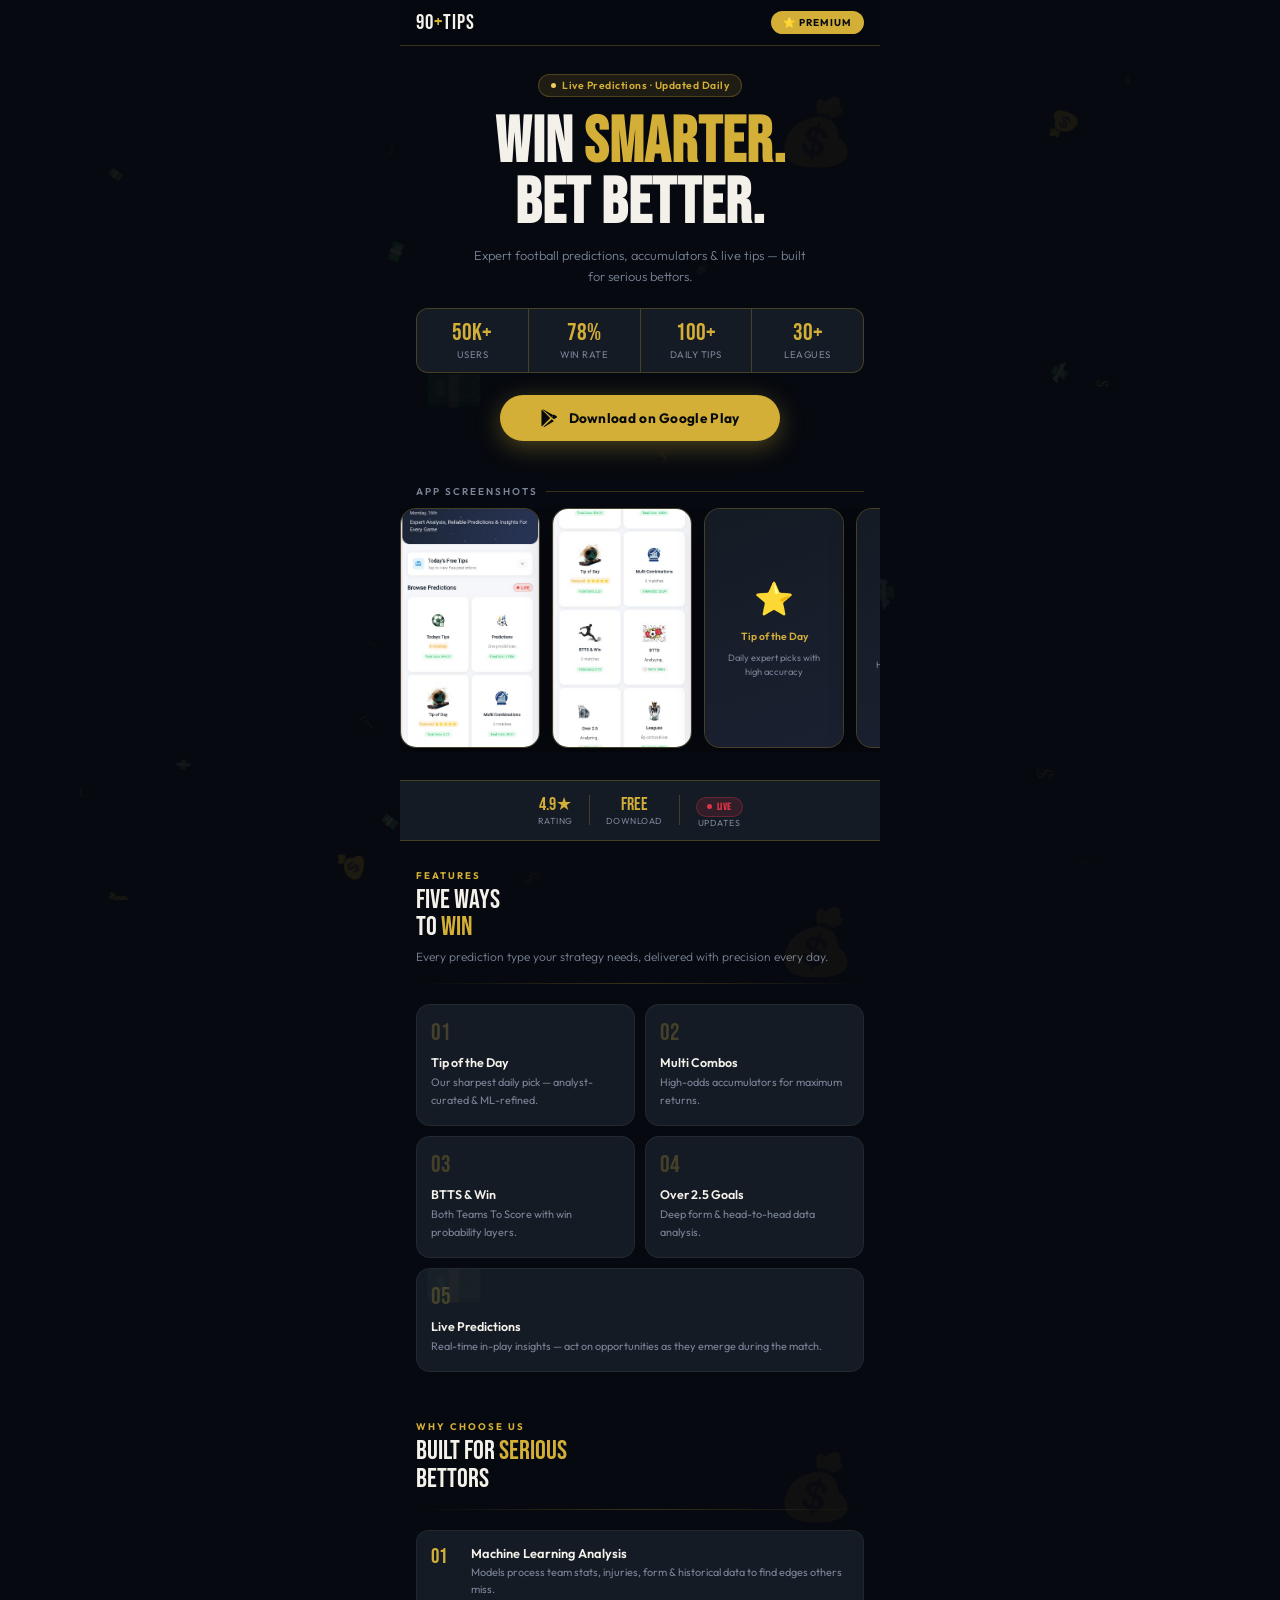
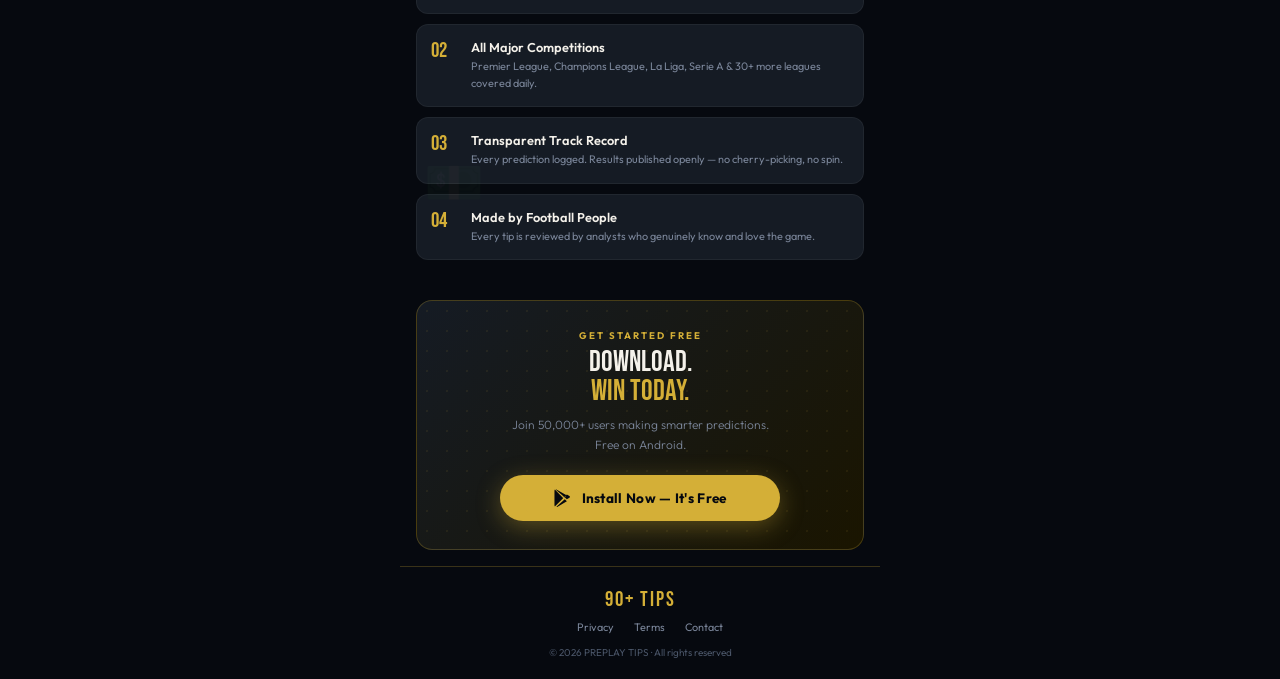
<file: landing.html>
<!DOCTYPE html>
<html lang="en">
<head>
<meta charset="UTF-8">
<meta name="viewport" content="width=device-width, initial-scale=1.0, maximum-scale=1.0">
<title>PREPLAY TIPS — Football Predictions App</title>
<link href="https://fonts.googleapis.com/css2?family=Bebas+Neue&family=Outfit:wght@300;400;500;600;700&display=swap" rel="stylesheet">
<style>
*,*::before,*::after{margin:0;padding:0;box-sizing:border-box;-webkit-tap-highlight-color:transparent;}
:root{
  --black:#06090f;
  --dark:#0d1117;
  --dark2:#151b24;
  --card:#1a2030;
  --gold:#d4af37;
  --gold2:#f0cc5a;
  --gold-pale:rgba(212,175,55,0.12);
  --gold-border:rgba(212,175,55,0.25);
  --lime:#4caf50;
  --lime-pale:rgba(76,175,80,0.12);
  --white:#f4f1ea;
  --muted:#7a8599;
  --muted2:#4a5568;
  --font-disp:'Bebas Neue',sans-serif;
  --font-body:'Outfit',sans-serif;
}
html{scroll-behavior:smooth;}
body{
  background:var(--black);
  color:var(--white);
  font-family:var(--font-body);
  font-size:13px;
  overflow-x:hidden;
  max-width:480px;
  margin:0 auto;
  position:relative;
}

/* MONEY RAIN CANVAS */
#money-canvas{
  position:fixed;top:0;left:0;width:100%;height:100%;
  pointer-events:none;z-index:0;opacity:0.12;
}

/* CLICKABLE OVERLAY — entire page goes to store */
a.page-link{
  display:block;text-decoration:none;color:inherit;
}

/* NAV */
.nav{
  position:sticky;top:0;z-index:50;
  background:rgba(6,9,15,0.95);backdrop-filter:blur(12px);
  border-bottom:1px solid var(--gold-border);
  padding:10px 16px;
  display:flex;justify-content:space-between;align-items:center;
}
.nav-logo{
  font-family:var(--font-disp);font-size:1.3rem;letter-spacing:1px;
  color:var(--white);
}
.nav-logo span{color:var(--gold);}
.nav-badge{
  background:var(--gold);color:var(--black);
  font-size:0.62rem;font-weight:700;letter-spacing:1px;
  padding:5px 12px;border-radius:100px;
  text-transform:uppercase;
}

/* HERO */
.hero{
  padding:28px 16px 20px;
  position:relative;z-index:1;
  text-align:center;
}
.hero-eyebrow{
  display:inline-flex;align-items:center;gap:6px;
  background:var(--gold-pale);border:1px solid var(--gold-border);
  border-radius:100px;padding:4px 12px;margin-bottom:16px;
  font-size:0.65rem;font-weight:600;color:var(--gold);letter-spacing:0.5px;
}
.eyebrow-dot{width:5px;height:5px;border-radius:50%;background:var(--gold2);animation:blink 1.8s ease infinite;}
@keyframes blink{0%,100%{opacity:1;}50%{opacity:0.3;}}

.hero-title{
  font-family:var(--font-disp);
  font-size:clamp(2.8rem,12vw,4rem);
  line-height:0.95;letter-spacing:1px;
  margin-bottom:10px;
}
.hero-title em{font-style:normal;color:var(--gold);}
.hero-sub{
  font-size:0.8rem;color:var(--muted);
  line-height:1.7;margin-bottom:20px;
  font-weight:300;max-width:340px;margin-left:auto;margin-right:auto;
}

/* STATS ROW */
.stats-row{
  display:flex;justify-content:center;gap:0;
  margin-bottom:22px;
  border:1px solid var(--gold-border);border-radius:12px;
  overflow:hidden;background:var(--dark2);
}
.stat-item{
  flex:1;padding:12px 8px;text-align:center;
  border-right:1px solid var(--gold-border);
}
.stat-item:last-child{border-right:none;}
.stat-val{
  font-family:var(--font-disp);font-size:1.5rem;
  color:var(--gold);line-height:1;
}
.stat-lbl{font-size:0.6rem;color:var(--muted);margin-top:3px;text-transform:uppercase;letter-spacing:0.5px;}

/* CTA BUTTON */
.cta-btn{
  display:flex;align-items:center;justify-content:center;gap:10px;
  background:var(--gold);color:var(--black);
  padding:14px 28px;border-radius:100px;
  font-weight:700;font-size:0.85rem;letter-spacing:0.3px;
  margin:0 auto 24px;max-width:280px;
  box-shadow:0 6px 24px rgba(212,175,55,0.35);
  transition:transform 0.2s;cursor:pointer;border:none;
  text-decoration:none;
}
.cta-btn:active{transform:scale(0.97);}
.cta-btn svg{width:18px;height:18px;flex-shrink:0;}

/* SCREENSHOT SLIDER */
.slider-wrap{
  position:relative;z-index:1;
  margin-bottom:28px;
  overflow:hidden;
}
.slider-label{
  font-size:0.62rem;font-weight:600;letter-spacing:2px;
  text-transform:uppercase;color:var(--muted);
  padding:0 16px;margin-bottom:10px;
  display:flex;align-items:center;gap:8px;
}
.slider-label::after{content:'';flex:1;height:1px;background:var(--gold-border);}
.slider-track{
  display:flex;gap:12px;
  padding:0 16px 12px;
  overflow-x:auto;
  scroll-snap-type:x mandatory;
  -webkit-overflow-scrolling:touch;
  scrollbar-width:none;
  animation:autoScroll 18s linear infinite;
  width:max-content;
}
.slider-track::-webkit-scrollbar{display:none;}

/* Auto scroll via CSS animation on a wide track */
.slides-inner{
  display:flex;gap:12px;
  animation:autoSlide 16s linear infinite;
}
@keyframes autoSlide{
  0%{transform:translateX(0);}
  100%{transform:translateX(-50%);}
}
.slide{
  flex-shrink:0;
  width:140px;height:240px;
  border-radius:16px;
  overflow:hidden;
  border:1px solid var(--gold-border);
  background:var(--dark2);
  scroll-snap-align:start;
  box-shadow:0 8px 24px rgba(0,0,0,0.4);
}
.slide img{width:100%;height:100%;object-fit:cover;}
.slide-placeholder{
  width:100%;height:100%;
  display:flex;flex-direction:column;
  align-items:center;justify-content:center;
  gap:8px;padding:16px;
  background:linear-gradient(160deg,var(--dark2),var(--card));
  text-align:center;
}
.slide-placeholder .icon{font-size:2rem;margin-bottom:4px;}
.slide-placeholder .slabel{font-size:0.65rem;font-weight:600;color:var(--gold);}
.slide-placeholder .sdesc{font-size:0.58rem;color:var(--muted);line-height:1.5;}

/* SECTION */
.section{padding:24px 16px;position:relative;z-index:1;}
.section-top{margin-bottom:16px;}
.s-eyebrow{
  font-size:0.6rem;font-weight:700;letter-spacing:2px;
  text-transform:uppercase;color:var(--gold);margin-bottom:6px;
}
.s-title{
  font-family:var(--font-disp);font-size:1.7rem;
  line-height:1;color:var(--white);
}
.s-title em{font-style:normal;color:var(--gold);}
.s-desc{font-size:0.75rem;color:var(--muted);line-height:1.7;margin-top:6px;font-weight:300;}

/* FEATURE CARDS */
.feat-grid{display:grid;grid-template-columns:1fr 1fr;gap:10px;}
.feat-card{
  background:var(--dark2);border:1px solid rgba(255,255,255,0.06);
  border-radius:14px;padding:16px 14px;
  transition:border-color 0.2s;
  cursor:pointer;
}
.feat-card:active{border-color:var(--gold-border);}
.feat-num{
  font-family:var(--font-disp);font-size:1.5rem;
  color:var(--gold-border);line-height:1;margin-bottom:10px;
}
.feat-name{font-size:0.78rem;font-weight:600;margin-bottom:4px;color:var(--white);}
.feat-desc{font-size:0.68rem;color:var(--muted);line-height:1.6;}
.feat-card.wide{grid-column:span 2;}

/* WHY ITEMS */
.why-list{display:flex;flex-direction:column;gap:10px;}
.why-item{
  display:flex;gap:12px;align-items:flex-start;
  background:var(--dark2);border:1px solid rgba(255,255,255,0.05);
  border-radius:12px;padding:14px;
  cursor:pointer;
}
.why-item:active{border-color:var(--gold-border);}
.why-idx{
  font-family:var(--font-disp);font-size:1.3rem;
  color:var(--gold);min-width:28px;line-height:1;padding-top:2px;
}
.why-item h4{font-size:0.8rem;font-weight:600;margin-bottom:3px;color:var(--white);}
.why-item p{font-size:0.68rem;color:var(--muted);line-height:1.6;}

/* CTA STRIP */
.cta-strip{
  margin:16px;border-radius:16px;overflow:hidden;
  background:linear-gradient(135deg,var(--dark2),#1a1500);
  border:1px solid var(--gold-border);
  padding:28px 20px;text-align:center;
  position:relative;z-index:1;
  cursor:pointer;
}
.cta-strip::before{
  content:'';position:absolute;inset:0;
  background-image:radial-gradient(rgba(212,175,55,0.08) 1px,transparent 1px);
  background-size:20px 20px;
}
.cta-strip .s-title{position:relative;font-size:1.8rem;}
.cta-strip .s-desc{position:relative;max-width:260px;margin:8px auto 20px;}
.cta-strip .cta-btn{margin:0 auto;}

/* MONEY BG SECTIONS */
.money-section{
  position:relative;overflow:hidden;
}
.money-section::before{
  content:'💰';
  position:absolute;font-size:4rem;opacity:0.04;
  top:10%;right:5%;pointer-events:none;
  animation:moneyFloat 6s ease-in-out infinite;
}
.money-section::after{
  content:'💵';
  position:absolute;font-size:3rem;opacity:0.04;
  bottom:15%;left:5%;pointer-events:none;
  animation:moneyFloat 8s ease-in-out infinite reverse;
}
@keyframes moneyFloat{0%,100%{transform:translateY(0) rotate(-5deg);}50%{transform:translateY(-20px) rotate(5deg);}}

/* FOOTER */
footer{
  border-top:1px solid var(--gold-border);
  padding:20px 16px;text-align:center;
  position:relative;z-index:1;
}
.footer-logo{
  font-family:var(--font-disp);font-size:1.3rem;
  letter-spacing:2px;color:var(--gold);margin-bottom:8px;
}
.footer-links{display:flex;justify-content:center;gap:20px;margin-bottom:12px;}
.footer-links a{font-size:0.68rem;color:var(--muted);text-decoration:none;}
.footer-copy{font-size:0.62rem;color:var(--muted2);}

/* DIVIDER */
.gold-rule{height:1px;background:linear-gradient(90deg,transparent,var(--gold-border),transparent);margin:4px 0 20px;}

/* TRUSTED STRIP */
.trust-strip{
  display:flex;justify-content:center;align-items:center;gap:16px;
  padding:12px 16px;
  background:var(--dark2);border-top:1px solid var(--gold-border);border-bottom:1px solid var(--gold-border);
  margin-bottom:4px;
  position:relative;z-index:1;
}
.trust-item{text-align:center;}
.trust-val{font-family:var(--font-disp);font-size:1.1rem;color:var(--gold);}
.trust-lbl{font-size:0.55rem;color:var(--muted);text-transform:uppercase;letter-spacing:0.5px;}
.trust-sep{width:1px;height:30px;background:var(--gold-border);}

/* LIVE BADGE */
.live-badge{
  display:inline-flex;align-items:center;gap:5px;
  background:rgba(220,53,69,0.15);border:1px solid rgba(220,53,69,0.3);
  border-radius:100px;padding:3px 10px;
  font-size:0.6rem;font-weight:700;color:#dc3545;letter-spacing:0.5px;
}
.live-dot{width:5px;height:5px;border-radius:50%;background:#dc3545;animation:blink 1s ease infinite;}

/* REVEAL */
.reveal{opacity:0;transform:translateY(16px);transition:opacity 0.55s ease,transform 0.55s ease;}
.reveal.in{opacity:1;transform:translateY(0);}
</style>
</head>
<body>

<!-- MONEY RAIN CANVAS -->
<canvas id="money-canvas"></canvas>

<!-- Everything wrapped in one big clickable link to Play Store -->
<a href="https://play.google.com/store/apps/details?id=com.troncore.preplay" class="page-link" target="_blank" rel="noopener">

<!-- NAV -->
<nav class="nav" onclick="void(0)">
  <div class="nav-logo">90<span>+</span>TIPS</div>
  <div class="nav-badge">⭐ Premium</div>
</nav>

<!-- HERO -->
<section class="hero money-section">
  <div class="hero-eyebrow">
    <span class="eyebrow-dot"></span>
    Live Predictions · Updated Daily
  </div>
  <h1 class="hero-title">Win <em>Smarter.</em><br>Bet Better.</h1>
  <p class="hero-sub">Expert football predictions, accumulators & live tips — built for serious bettors.</p>

  <!-- STATS -->
  <div class="stats-row">
    <div class="stat-item">
      <div class="stat-val">50K+</div>
      <div class="stat-lbl">Users</div>
    </div>
    <div class="stat-item">
      <div class="stat-val">78%</div>
      <div class="stat-lbl">Win Rate</div>
    </div>
    <div class="stat-item">
      <div class="stat-val">100+</div>
      <div class="stat-lbl">Daily Tips</div>
    </div>
    <div class="stat-item">
      <div class="stat-val">30+</div>
      <div class="stat-lbl">Leagues</div>
    </div>
  </div>

  <!-- CTA -->
  <div class="cta-btn">
    <svg viewBox="0 0 24 24" fill="currentColor"><path d="M3.18 23.76c.33.18.7.24 1.06.17l12.94-7.47-2.82-2.82-11.18 10.12zM20.54 9.37L17.1 7.4 13.96 10.54l3.14 3.14 3.46-2.01c.98-.57.98-1.73-.02-2.3zM1.05.85C.78 1.14.62 1.6.62 2.18v19.64c0 .58.16 1.04.43 1.33l.07.07 10.99-10.99v-.26L1.12.78l-.07.07zM14.43 11.55l-3.38-3.38L2.11.73c.33-.18.73-.2 1.06-.04l12.94 7.47-1.68 3.39z"/></svg>
    Download on Google Play
  </div>
</section>

<!-- SCREENSHOT AUTO-SLIDER -->
<div class="slider-wrap reveal">
  <div class="slider-label">App Screenshots</div>
  <div style="overflow:hidden;padding:0 0 4px;">
    <div class="slides-inner" id="slides">
      <!-- Slide 1 — real screenshot -->
      <div class="slide"><img src="[data-uri]" alt="Home Screen" loading="lazy"></div>
      <!-- Slide 2 — real screenshot -->
      <div class="slide"><img src="[data-uri]" alt="Predictions" loading="lazy"></div>
      <!-- Slide 3 placeholder -->
      <div class="slide"><div class="slide-placeholder"><div class="icon">⭐</div><div class="slabel">Tip of the Day</div><div class="sdesc">Daily expert picks with high accuracy</div></div></div>
      <!-- Slide 4 placeholder -->
      <div class="slide"><div class="slide-placeholder"><div class="icon">🎯</div><div class="slabel">Multi Combos</div><div class="sdesc">High-odds accumulators</div></div></div>
      <!-- Slide 5 placeholder -->
      <div class="slide"><div class="slide-placeholder"><div class="icon">⚽</div><div class="slabel">BTTS & Win</div><div class="sdesc">Both Teams To Score analysis</div></div></div>
      <!-- Slide 6 placeholder -->
      <div class="slide"><div class="slide-placeholder"><div class="icon">📊</div><div class="slabel">Over 2.5 Goals</div><div class="sdesc">Deep form & stats analysis</div></div></div>
      <!-- DUPLICATES for seamless loop -->
      <div class="slide"><img src="[data-uri]" alt="Home Screen" loading="lazy"></div>
      <div class="slide"><img src="[data-uri]" alt="Predictions" loading="lazy"></div>
      <div class="slide"><div class="slide-placeholder"><div class="icon">⭐</div><div class="slabel">Tip of the Day</div><div class="sdesc">Daily expert picks with high accuracy</div></div></div>
      <div class="slide"><div class="slide-placeholder"><div class="icon">🎯</div><div class="slabel">Multi Combos</div><div class="sdesc">High-odds accumulators</div></div></div>
      <div class="slide"><div class="slide-placeholder"><div class="icon">⚽</div><div class="slabel">BTTS & Win</div><div class="sdesc">Both Teams To Score analysis</div></div></div>
      <div class="slide"><div class="slide-placeholder"><div class="icon">📊</div><div class="slabel">Over 2.5 Goals</div><div class="sdesc">Deep form & stats analysis</div></div></div>
    </div>
  </div>
</div>

<!-- TRUST STRIP -->
<div class="trust-strip reveal">
  <div class="trust-item"><div class="trust-val">4.9★</div><div class="trust-lbl">Rating</div></div>
  <div class="trust-sep"></div>
  <div class="trust-item"><div class="trust-val">Free</div><div class="trust-lbl">Download</div></div>
  <div class="trust-sep"></div>
  <div class="trust-item"><div class="trust-val"><span class="live-badge"><span class="live-dot"></span>Live</span></div><div class="trust-lbl">Updates</div></div>
</div>

<!-- FEATURES -->
<section class="section money-section reveal">
  <div class="section-top">
    <div class="s-eyebrow">Features</div>
    <div class="s-title">Five Ways<br>to <em>Win</em></div>
    <div class="s-desc">Every prediction type your strategy needs, delivered with precision every day.</div>
  </div>
  <div class="gold-rule"></div>
  <div class="feat-grid">
    <div class="feat-card">
      <div class="feat-num">01</div>
      <div class="feat-name">Tip of the Day</div>
      <div class="feat-desc">Our sharpest daily pick — analyst-curated & ML-refined.</div>
    </div>
    <div class="feat-card">
      <div class="feat-num">02</div>
      <div class="feat-name">Multi Combos</div>
      <div class="feat-desc">High-odds accumulators for maximum returns.</div>
    </div>
    <div class="feat-card">
      <div class="feat-num">03</div>
      <div class="feat-name">BTTS & Win</div>
      <div class="feat-desc">Both Teams To Score with win probability layers.</div>
    </div>
    <div class="feat-card">
      <div class="feat-num">04</div>
      <div class="feat-name">Over 2.5 Goals</div>
      <div class="feat-desc">Deep form & head-to-head data analysis.</div>
    </div>
    <div class="feat-card wide">
      <div class="feat-num">05</div>
      <div class="feat-name">Live Predictions</div>
      <div class="feat-desc">Real-time in-play insights — act on opportunities as they emerge during the match.</div>
    </div>
  </div>
</section>

<!-- WHY -->
<section class="section money-section reveal">
  <div class="section-top">
    <div class="s-eyebrow">Why Choose Us</div>
    <div class="s-title">Built for <em>Serious</em><br>Bettors</div>
  </div>
  <div class="gold-rule"></div>
  <div class="why-list">
    <div class="why-item">
      <div class="why-idx">01</div>
      <div>
        <h4>Machine Learning Analysis</h4>
        <p>Models process team stats, injuries, form & historical data to find edges others miss.</p>
      </div>
    </div>
    <div class="why-item">
      <div class="why-idx">02</div>
      <div>
        <h4>All Major Competitions</h4>
        <p>Premier League, Champions League, La Liga, Serie A & 30+ more leagues covered daily.</p>
      </div>
    </div>
    <div class="why-item">
      <div class="why-idx">03</div>
      <div>
        <h4>Transparent Track Record</h4>
        <p>Every prediction logged. Results published openly — no cherry-picking, no spin.</p>
      </div>
    </div>
    <div class="why-item">
      <div class="why-idx">04</div>
      <div>
        <h4>Made by Football People</h4>
        <p>Every tip is reviewed by analysts who genuinely know and love the game.</p>
      </div>
    </div>
  </div>
</section>

<!-- CTA STRIP -->
<div class="cta-strip reveal">
  <div class="s-eyebrow" style="margin-bottom:8px;">Get Started Free</div>
  <div class="s-title" style="font-size:1.8rem;">Download.<br><em>Win Today.</em></div>
  <div class="s-desc">Join 50,000+ users making smarter predictions. Free on Android.</div>
  <div class="cta-btn" style="margin-top:20px;">
    <svg viewBox="0 0 24 24" fill="currentColor" width="18" height="18"><path d="M3.18 23.76c.33.18.7.24 1.06.17l12.94-7.47-2.82-2.82-11.18 10.12zM20.54 9.37L17.1 7.4 13.96 10.54l3.14 3.14 3.46-2.01c.98-.57.98-1.73-.02-2.3zM1.05.85C.78 1.14.62 1.6.62 2.18v19.64c0 .58.16 1.04.43 1.33l.07.07 10.99-10.99v-.26L1.12.78l-.07.07zM14.43 11.55l-3.38-3.38L2.11.73c.33-.18.73-.2 1.06-.04l12.94 7.47-1.68 3.39z"/></svg>
    Install Now — It's Free
  </div>
</div>

<!-- FOOTER -->
<footer>
  <div class="footer-logo">90+ TIPS</div>
  <div class="footer-links">
    <a href="#">Privacy</a>
    <a href="#">Terms</a>
    <a href="#">Contact</a>
  </div>
  <div class="footer-copy">© 2026 PREPLAY TIPS · All rights reserved</div>
</footer>

</a><!-- end page-link -->

<script>
// ── MONEY RAIN CANVAS ──
const canvas = document.getElementById('money-canvas');
const ctx = canvas.getContext('2d');
let W, H, bills = [];

function resize(){
  W = canvas.width = window.innerWidth;
  H = canvas.height = window.innerHeight;
}
resize();
window.addEventListener('resize', resize);

const symbols = ['$','€','£','¥','💵','💰','💸'];
function makeBill(){
  return {
    x: Math.random()*W,
    y: -40,
    speed: 0.4 + Math.random()*0.8,
    size: 10 + Math.random()*16,
    rot: Math.random()*Math.PI*2,
    rotSpeed: (Math.random()-0.5)*0.03,
    sym: symbols[Math.floor(Math.random()*symbols.length)],
    alpha: 0.3 + Math.random()*0.5,
    drift: (Math.random()-0.5)*0.4
  };
}
for(let i=0;i<25;i++){
  const b = makeBill();
  b.y = Math.random()*H;
  bills.push(b);
}

function draw(){
  ctx.clearRect(0,0,W,H);
  bills.forEach(b=>{
    ctx.save();
    ctx.translate(b.x,b.y);
    ctx.rotate(b.rot);
    ctx.font = `${b.size}px serif`;
    ctx.globalAlpha = b.alpha;
    ctx.fillStyle = '#d4af37';
    ctx.fillText(b.sym, -b.size/2, b.size/2);
    ctx.restore();
    b.y += b.speed;
    b.x += b.drift;
    b.rot += b.rotSpeed;
    if(b.y > H+40){
      const nb = makeBill();
      b.x=nb.x; b.y=-40; b.speed=nb.speed; b.size=nb.size;
      b.rot=nb.rot; b.sym=nb.sym; b.alpha=nb.alpha; b.drift=nb.drift;
    }
  });
  requestAnimationFrame(draw);
}
draw();

// ── REVEAL ON SCROLL ──
const io = new IntersectionObserver(entries=>{
  entries.forEach(e=>{if(e.isIntersecting){e.target.classList.add('in');io.unobserve(e.target);}});
},{threshold:0.1});
document.querySelectorAll('.reveal').forEach(el=>io.observe(el));
</script>
</body>
</html>
</file>
